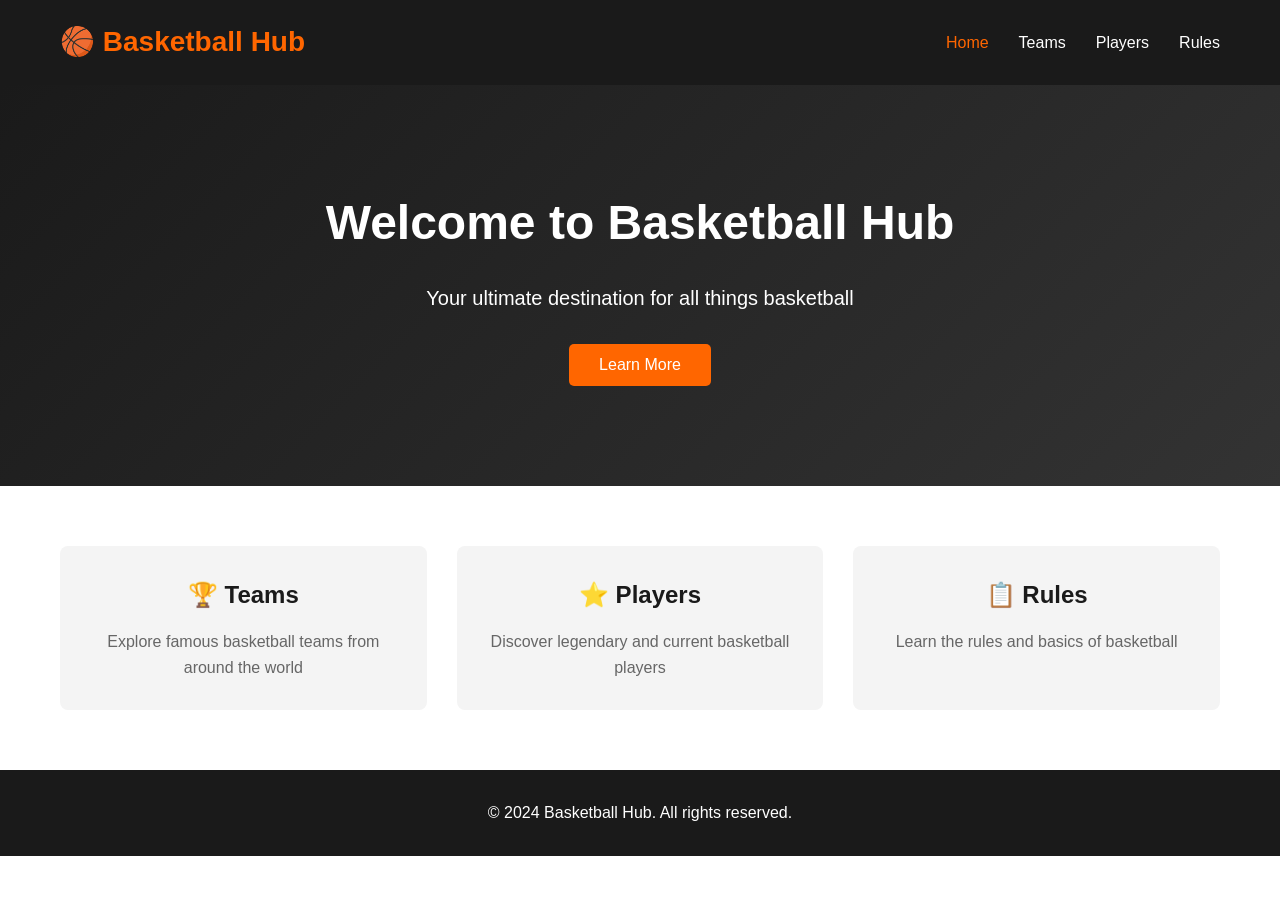
<file: index.html>
<!DOCTYPE html>
<html lang="en">
<head>
    <meta charset="UTF-8">
    <meta name="viewport" content="width=device-width, initial-scale=1.0">
    <title>Basketball Hub</title>
    <link rel="stylesheet" href="style.css">
</head>
<body>
    <nav class="navbar">
        <div class="nav-container">
            <h1 class="logo">🏀 Basketball Hub</h1>
            <ul class="nav-menu">
                <li><a href="index.html" class="active">Home</a></li>
                <li><a href="teams.html">Teams</a></li>
                <li><a href="players.html">Players</a></li>
                <li><a href="rules.html">Rules</a></li>
            </ul>
        </div>
    </nav>

    <section class="hero">
        <div class="hero-content">
            <h2>Welcome to Basketball Hub</h2>
            <p>Your ultimate destination for all things basketball</p>
            <button class="btn">Learn More</button>
        </div>
    </section>

    <section class="features">
        <div class="feature-card">
            <h3>🏆 Teams</h3>
            <p>Explore famous basketball teams from around the world</p>
        </div>
        <div class="feature-card">
            <h3>⭐ Players</h3>
            <p>Discover legendary and current basketball players</p>
        </div>
        <div class="feature-card">
            <h3>📋 Rules</h3>
            <p>Learn the rules and basics of basketball</p>
        </div>
    </section>

    <footer class="footer">
        <p>&copy; 2024 Basketball Hub. All rights reserved.</p>
    </footer>
</body>
</html>
</file>
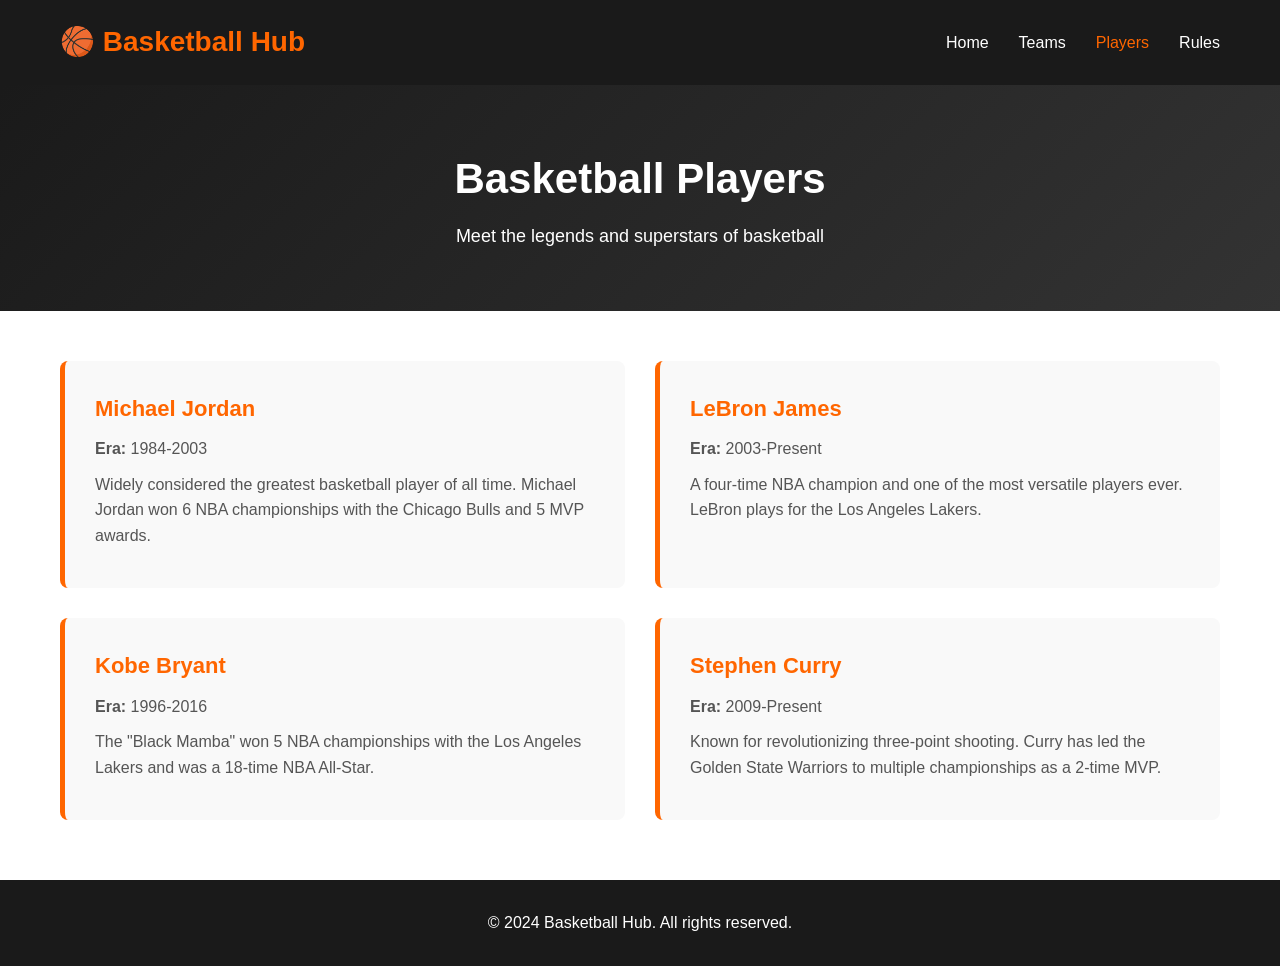
<file: players.html>
<!DOCTYPE html>
<html lang="en">
<head>
    <meta charset="UTF-8">
    <meta name="viewport" content="width=device-width, initial-scale=1.0">
    <title>Players - Basketball Hub</title>
    <link rel="stylesheet" href="style.css">
</head>
<body>
    <nav class="navbar">
        <div class="nav-container">
            <h1 class="logo">🏀 Basketball Hub</h1>
            <ul class="nav-menu">
                <li><a href="index.html">Home</a></li>
                <li><a href="teams.html">Teams</a></li>
                <li><a href="players.html" class="active">Players</a></li>
                <li><a href="rules.html">Rules</a></li>
            </ul>
        </div>
    </nav>

    <section class="page-header">
        <h2>Basketball Players</h2>
        <p>Meet the legends and superstars of basketball</p>
    </section>

    <section class="content">
        <div class="player-card">
            <h3>Michael Jordan</h3>
            <p><strong>Era:</strong> 1984-2003</p>
            <p>Widely considered the greatest basketball player of all time. Michael Jordan won 6 NBA championships with the Chicago Bulls and 5 MVP awards.</p>
        </div>

        <div class="player-card">
            <h3>LeBron James</h3>
            <p><strong>Era:</strong> 2003-Present</p>
            <p>A four-time NBA champion and one of the most versatile players ever. LeBron plays for the Los Angeles Lakers.</p>
        </div>

        <div class="player-card">
            <h3>Kobe Bryant</h3>
            <p><strong>Era:</strong> 1996-2016</p>
            <p>The "Black Mamba" won 5 NBA championships with the Los Angeles Lakers and was a 18-time NBA All-Star.</p>
        </div>

        <div class="player-card">
            <h3>Stephen Curry</h3>
            <p><strong>Era:</strong> 2009-Present</p>
            <p>Known for revolutionizing three-point shooting. Curry has led the Golden State Warriors to multiple championships as a 2-time MVP.</p>
        </div>
    </section>

    <footer class="footer">
        <p>&copy; 2024 Basketball Hub. All rights reserved.</p>
    </footer>
</body>
</html>
</file>
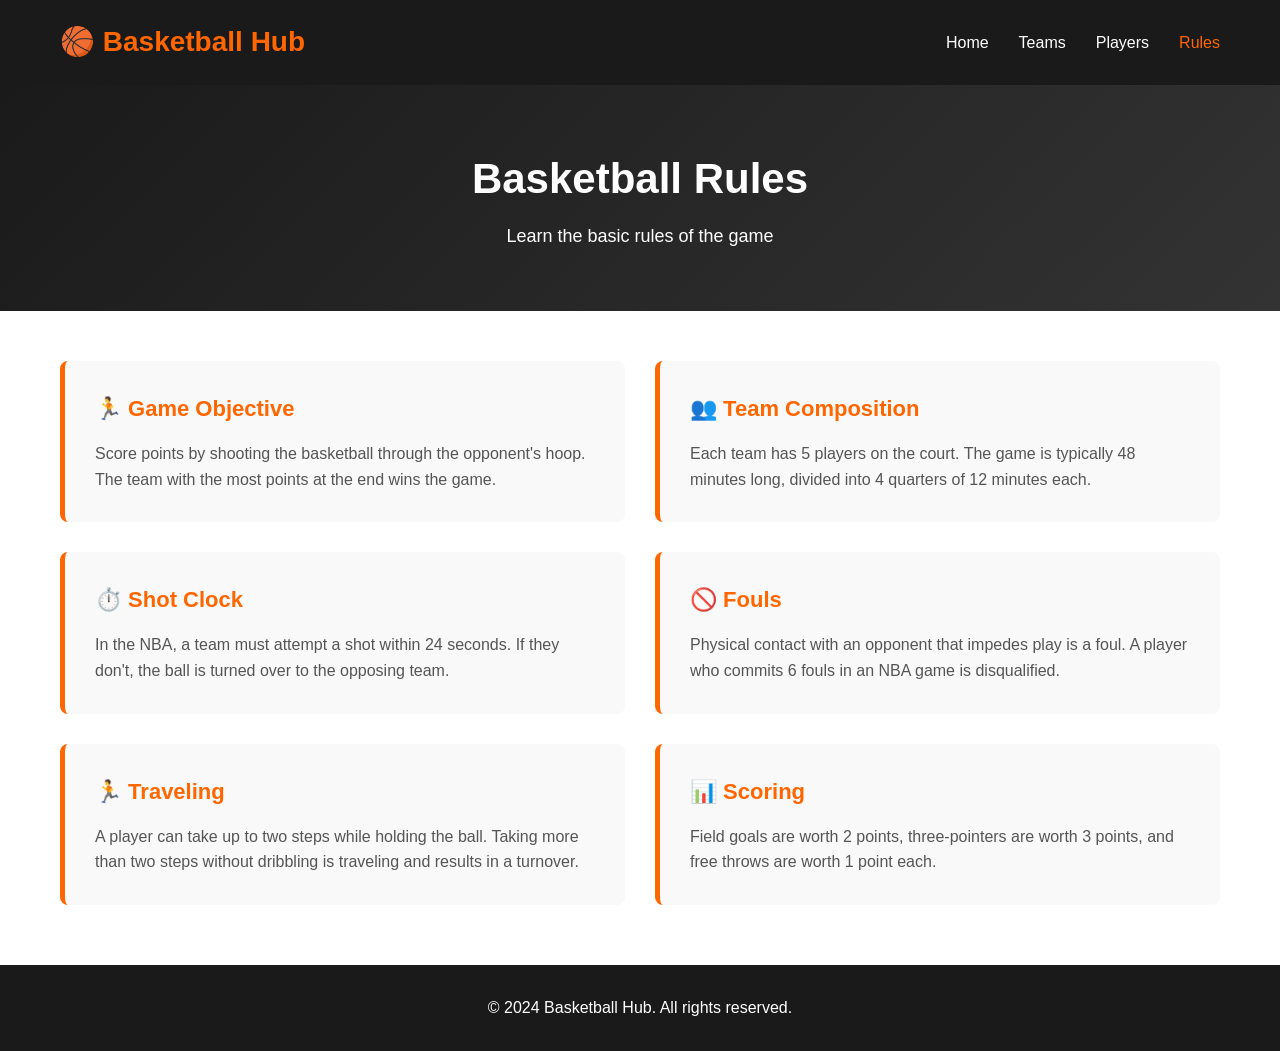
<file: rules.html>
<!DOCTYPE html>
<html lang="en">
<head>
    <meta charset="UTF-8">
    <meta name="viewport" content="width=device-width, initial-scale=1.0">
    <title>Rules - Basketball Hub</title>
    <link rel="stylesheet" href="style.css">
</head>
<body>
    <nav class="navbar">
        <div class="nav-container">
            <h1 class="logo">🏀 Basketball Hub</h1>
            <ul class="nav-menu">
                <li><a href="index.html">Home</a></li>
                <li><a href="teams.html">Teams</a></li>
                <li><a href="players.html">Players</a></li>
                <li><a href="rules.html" class="active">Rules</a></li>
            </ul>
        </div>
    </nav>

    <section class="page-header">
        <h2>Basketball Rules</h2>
        <p>Learn the basic rules of the game</p>
    </section>

    <section class="content">
        <div class="rule-card">
            <h3>🏃 Game Objective</h3>
            <p>Score points by shooting the basketball through the opponent's hoop. The team with the most points at the end wins the game.</p>
        </div>

        <div class="rule-card">
            <h3>👥 Team Composition</h3>
            <p>Each team has 5 players on the court. The game is typically 48 minutes long, divided into 4 quarters of 12 minutes each.</p>
        </div>

        <div class="rule-card">
            <h3>⏱️ Shot Clock</h3>
            <p>In the NBA, a team must attempt a shot within 24 seconds. If they don't, the ball is turned over to the opposing team.</p>
        </div>

        <div class="rule-card">
            <h3>🚫 Fouls</h3>
            <p>Physical contact with an opponent that impedes play is a foul. A player who commits 6 fouls in an NBA game is disqualified.</p>
        </div>

        <div class="rule-card">
            <h3>🏃 Traveling</h3>
            <p>A player can take up to two steps while holding the ball. Taking more than two steps without dribbling is traveling and results in a turnover.</p>
        </div>

        <div class="rule-card">
            <h3>📊 Scoring</h3>
            <p>Field goals are worth 2 points, three-pointers are worth 3 points, and free throws are worth 1 point each.</p>
        </div>
    </section>

    <footer class="footer">
        <p>&copy; 2024 Basketball Hub. All rights reserved.</p>
    </footer>
</body>
</html>
</file>
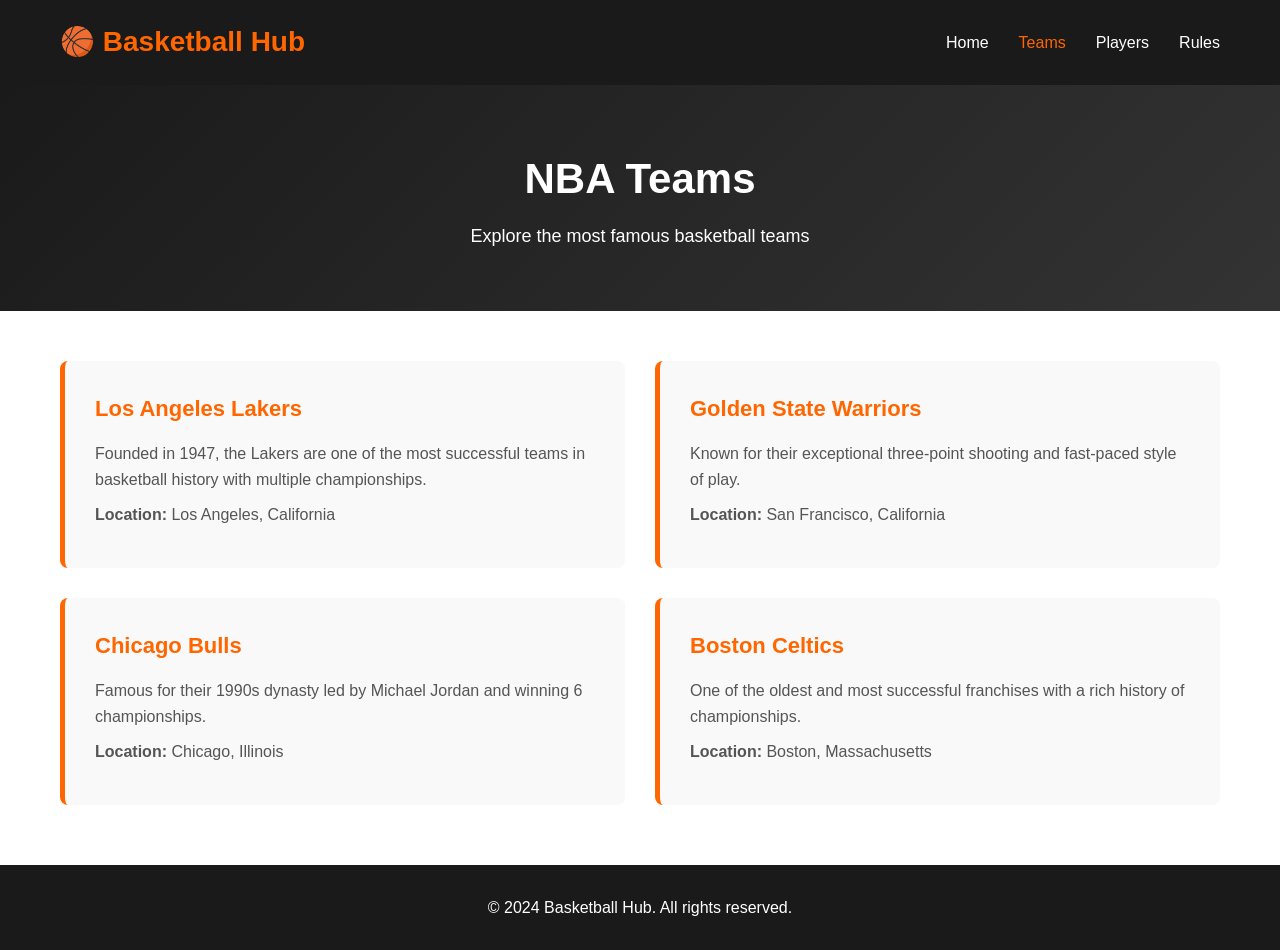
<file: teams.html>
<!DOCTYPE html>
<html lang="en">
<head>
    <meta charset="UTF-8">
    <meta name="viewport" content="width=device-width, initial-scale=1.0">
    <title>Teams - Basketball Hub</title>
    <link rel="stylesheet" href="style.css">
</head>
<body>
    <nav class="navbar">
        <div class="nav-container">
            <h1 class="logo">🏀 Basketball Hub</h1>
            <ul class="nav-menu">
                <li><a href="index.html">Home</a></li>
                <li><a href="teams.html" class="active">Teams</a></li>
                <li><a href="players.html">Players</a></li>
                <li><a href="rules.html">Rules</a></li>
            </ul>
        </div>
    </nav>

    <section class="page-header">
        <h2>NBA Teams</h2>
        <p>Explore the most famous basketball teams</p>
    </section>

    <section class="content">
        <div class="team-card">
            <h3>Los Angeles Lakers</h3>
            <p>Founded in 1947, the Lakers are one of the most successful teams in basketball history with multiple championships.</p>
            <p><strong>Location:</strong> Los Angeles, California</p>
        </div>

        <div class="team-card">
            <h3>Golden State Warriors</h3>
            <p>Known for their exceptional three-point shooting and fast-paced style of play.</p>
            <p><strong>Location:</strong> San Francisco, California</p>
        </div>

        <div class="team-card">
            <h3>Chicago Bulls</h3>
            <p>Famous for their 1990s dynasty led by Michael Jordan and winning 6 championships.</p>
            <p><strong>Location:</strong> Chicago, Illinois</p>
        </div>

        <div class="team-card">
            <h3>Boston Celtics</h3>
            <p>One of the oldest and most successful franchises with a rich history of championships.</p>
            <p><strong>Location:</strong> Boston, Massachusetts</p>
        </div>
    </section>

    <footer class="footer">
        <p>&copy; 2024 Basketball Hub. All rights reserved.</p>
    </footer>
</body>
</html>
</file>
<file: style.css>
* {
    margin: 0;
    padding: 0;
    box-sizing: border-box;
}

body {
    font-family: Arial, sans-serif;
    line-height: 1.6;
    color: #333;
}

/* Navigation Bar */
.navbar {
    background-color: #1a1a1a;
    padding: 20px 0;
    position: sticky;
    top: 0;
    z-index: 100;
}

.nav-container {
    max-width: 1200px;
    margin: 0 auto;
    padding: 0 20px;
    display: flex;
    justify-content: space-between;
    align-items: center;
}

.logo {
    color: #ff6600;
    font-size: 28px;
}

.nav-menu {
    display: flex;
    list-style: none;
    gap: 30px;
}

.nav-menu a {
    color: white;
    text-decoration: none;
    font-size: 16px;
    transition: 0.3s;
}

.nav-menu a:hover,
.nav-menu a.active {
    color: #ff6600;
}

/* Hero Section */
.hero {
    background: linear-gradient(135deg, #1a1a1a 0%, #333 100%);
    color: white;
    padding: 100px 20px;
    text-align: center;
}

.hero-content h2 {
    font-size: 48px;
    margin-bottom: 20px;
}

.hero-content p {
    font-size: 20px;
    margin-bottom: 30px;
}

.btn {
    background-color: #ff6600;
    color: white;
    padding: 12px 30px;
    border: none;
    border-radius: 5px;
    font-size: 16px;
    cursor: pointer;
    transition: 0.3s;
}

.btn:hover {
    background-color: #ff5500;
}

/* Features Section */
.features {
    max-width: 1200px;
    margin: 60px auto;
    padding: 0 20px;
    display: grid;
    grid-template-columns: repeat(3, 1fr);
    gap: 30px;
}

.feature-card {
    background-color: #f4f4f4;
    padding: 30px;
    border-radius: 8px;
    text-align: center;
    transition: 0.3s;
}

.feature-card:hover {
    background-color: #e0e0e0;
    transform: translateY(-5px);
}

.feature-card h3 {
    font-size: 24px;
    margin-bottom: 15px;
    color: #1a1a1a;
}

.feature-card p {
    color: #666;
}

/* Page Header */
.page-header {
    background: linear-gradient(135deg, #1a1a1a 0%, #333 100%);
    color: white;
    padding: 60px 20px;
    text-align: center;
}

.page-header h2 {
    font-size: 42px;
    margin-bottom: 10px;
}

.page-header p {
    font-size: 18px;
}

/* Content Section */
.content {
    max-width: 1200px;
    margin: 50px auto;
    padding: 0 20px;
    display: grid;
    grid-template-columns: repeat(2, 1fr);
    gap: 30px;
}

/* Team Cards */
.team-card {
    background-color: #f9f9f9;
    padding: 30px;
    border-radius: 8px;
    border-left: 5px solid #ff6600;
    transition: 0.3s;
}

.team-card:hover {
    box-shadow: 0 8px 16px rgba(0, 0, 0, 0.1);
}

.team-card h3 {
    color: #ff6600;
    margin-bottom: 15px;
    font-size: 22px;
}

.team-card p {
    color: #555;
    margin-bottom: 10px;
}

/* Player Cards */
.player-card {
    background-color: #f9f9f9;
    padding: 30px;
    border-radius: 8px;
    border-left: 5px solid #ff6600;
    transition: 0.3s;
}

.player-card:hover {
    box-shadow: 0 8px 16px rgba(0, 0, 0, 0.1);
}

.player-card h3 {
    color: #ff6600;
    margin-bottom: 10px;
    font-size: 22px;
}

.player-card p {
    color: #555;
    margin-bottom: 10px;
}

/* Rule Cards */
.rule-card {
    background-color: #f9f9f9;
    padding: 30px;
    border-radius: 8px;
    border-left: 5px solid #ff6600;
    transition: 0.3s;
}

.rule-card:hover {
    box-shadow: 0 8px 16px rgba(0, 0, 0, 0.1);
}

.rule-card h3 {
    color: #ff6600;
    margin-bottom: 15px;
    font-size: 22px;
}

.rule-card p {
    color: #555;
}

/* Footer */
.footer {
    background-color: #1a1a1a;
    color: white;
    text-align: center;
    padding: 30px 20px;
    margin-top: 60px;
}

/* Responsive Design */
@media (max-width: 768px) {
    .nav-menu {
        flex-direction: column;
        gap: 15px;
    }

    .features,
    .content {
        grid-template-columns: 1fr;
    }

    .hero-content h2 {
        font-size: 32px;
    }

    .page-header h2 {
        font-size: 28px;
    }
}
</file>
